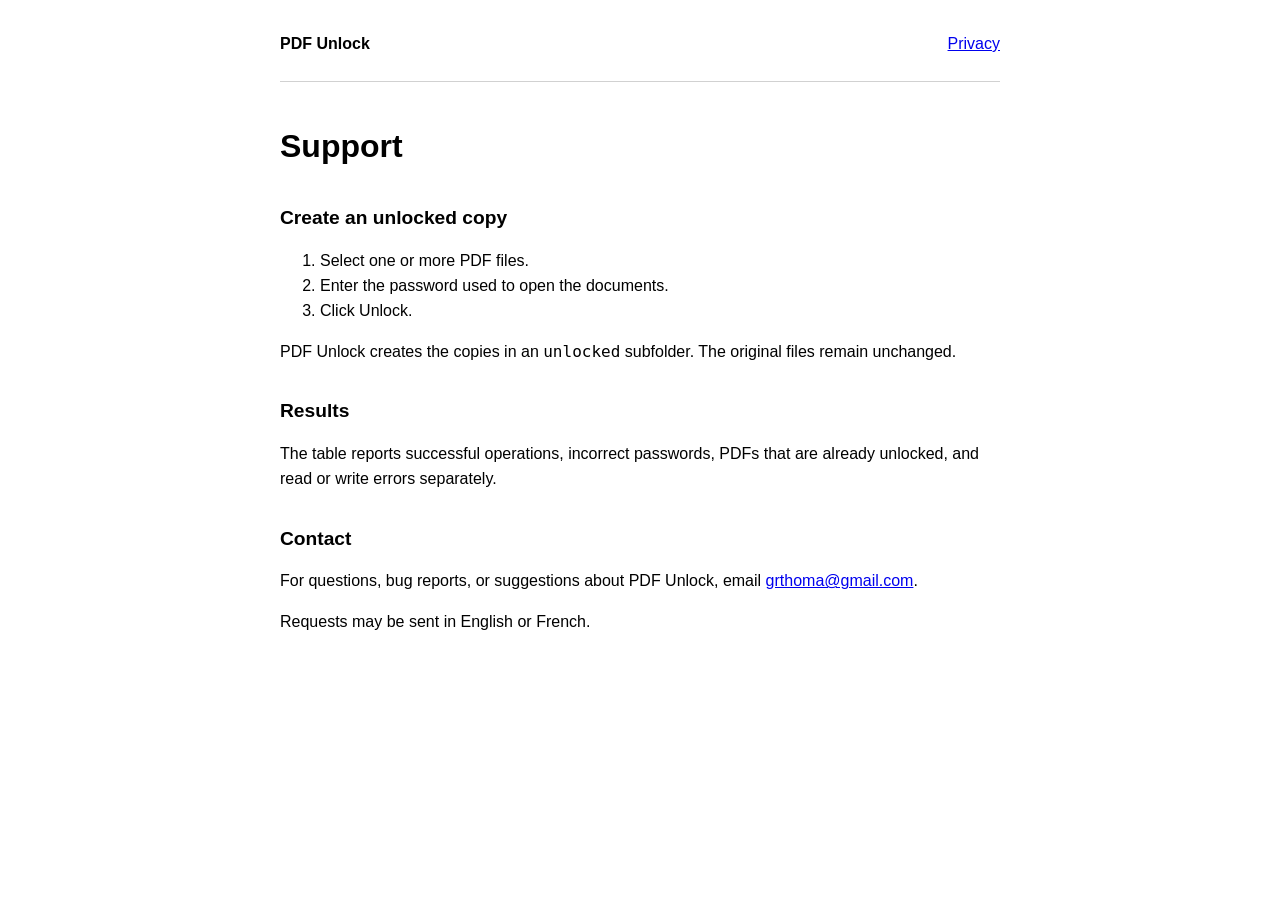
<file: index.html>
<!doctype html>
<html lang="en">
<head>
  <meta charset="utf-8">
  <meta name="viewport" content="width=device-width, initial-scale=1">
  <title>Support - PDF Unlock</title>
  <link rel="stylesheet" href="styles.css">
</head>
<body>
  <main>
    <header>
      <strong>PDF Unlock</strong>
      <nav><a href="privacy.html">Privacy</a></nav>
    </header>
    <h1>Support</h1>
    <h2>Create an unlocked copy</h2>
    <ol>
      <li>Select one or more PDF files.</li>
      <li>Enter the password used to open the documents.</li>
      <li>Click Unlock.</li>
    </ol>
    <p>PDF Unlock creates the copies in an <code>unlocked</code> subfolder. The original files remain unchanged.</p>
    <h2>Results</h2>
    <p>The table reports successful operations, incorrect passwords, PDFs that are already unlocked, and read or write errors separately.</p>
    <h2>Contact</h2>
    <p>For questions, bug reports, or suggestions about PDF Unlock, email <a href="mailto:grthoma@gmail.com">grthoma@gmail.com</a>.</p>
    <p>Requests may be sent in English or French.</p>
  </main>
</body>
</html>
</file>
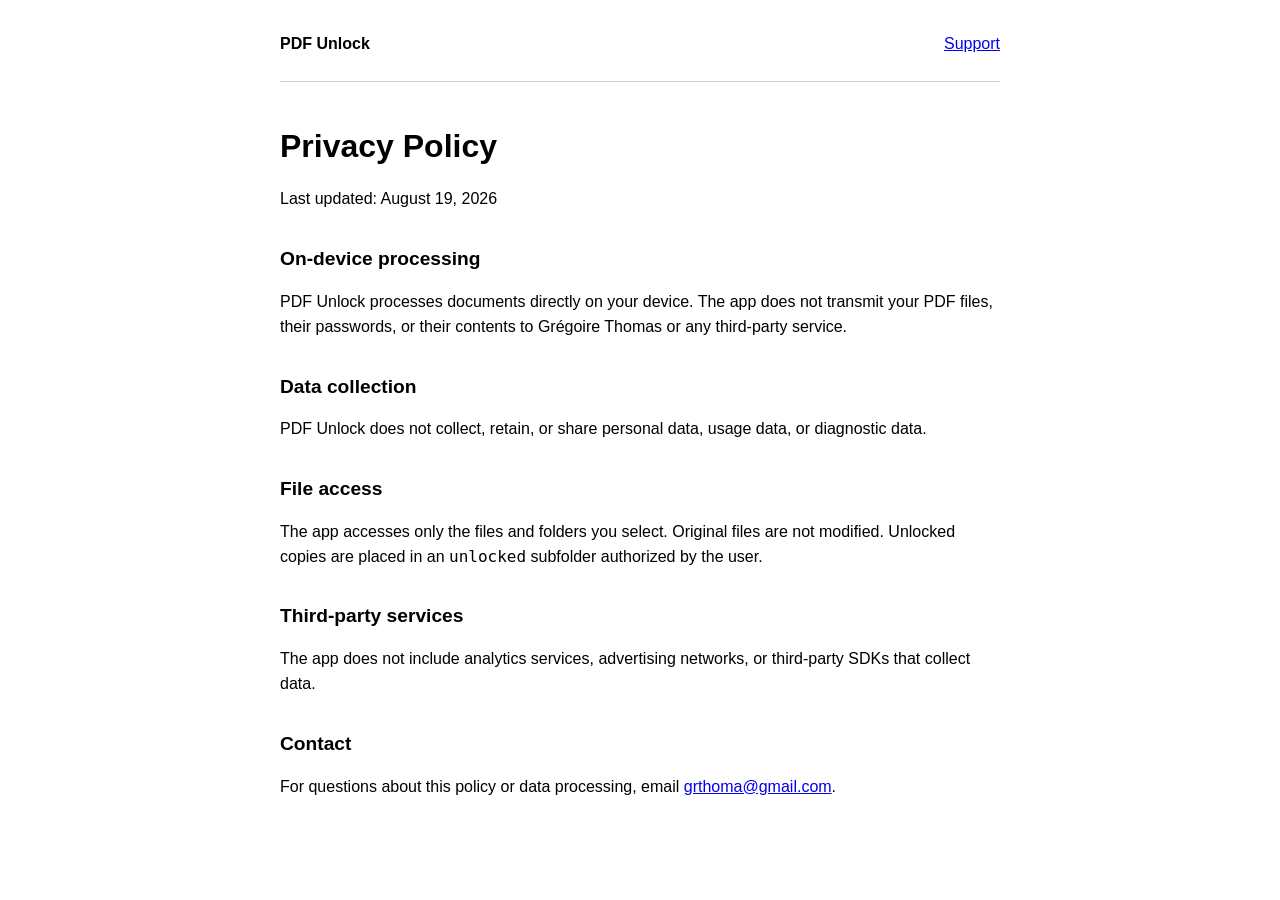
<file: privacy.html>
<!doctype html>
<html lang="en">
<head>
  <meta charset="utf-8">
  <meta name="viewport" content="width=device-width, initial-scale=1">
  <title>Privacy Policy - PDF Unlock</title>
  <link rel="stylesheet" href="styles.css">
</head>
<body>
  <main>
    <header>
      <strong>PDF Unlock</strong>
      <nav><a href="index.html">Support</a></nav>
    </header>
    <h1>Privacy Policy</h1>
    <p>Last updated: August 19, 2026</p>
    <h2>On-device processing</h2>
    <p>PDF Unlock processes documents directly on your device. The app does not transmit your PDF files, their passwords, or their contents to Grégoire Thomas or any third-party service.</p>
    <h2>Data collection</h2>
    <p>PDF Unlock does not collect, retain, or share personal data, usage data, or diagnostic data.</p>
    <h2>File access</h2>
    <p>The app accesses only the files and folders you select. Original files are not modified. Unlocked copies are placed in an <code>unlocked</code> subfolder authorized by the user.</p>
    <h2>Third-party services</h2>
    <p>The app does not include analytics services, advertising networks, or third-party SDKs that collect data.</p>
    <h2>Contact</h2>
    <p>For questions about this policy or data processing, email <a href="mailto:grthoma@gmail.com">grthoma@gmail.com</a>.</p>
  </main>
</body>
</html>
</file>
<file: styles.css>
:root {
  color-scheme: light dark;
  font-family: -apple-system, BlinkMacSystemFont, "Segoe UI", sans-serif;
  line-height: 1.55;
}

body {
  margin: 0;
  background: Canvas;
  color: CanvasText;
}

main {
  width: min(720px, calc(100% - 40px));
  margin: 0 auto;
  padding: 32px 0 64px;
}

header {
  display: flex;
  align-items: center;
  justify-content: space-between;
  padding-bottom: 24px;
  border-bottom: 1px solid color-mix(in srgb, CanvasText 18%, transparent);
}

h1 {
  margin: 40px 0 12px;
  font-size: 2rem;
  letter-spacing: 0;
}

h2 {
  margin: 32px 0 8px;
  font-size: 1.2rem;
  letter-spacing: 0;
}

a {
  color: LinkText;
}

code {
  font-family: ui-monospace, SFMono-Regular, Menlo, monospace;
}
</file>
